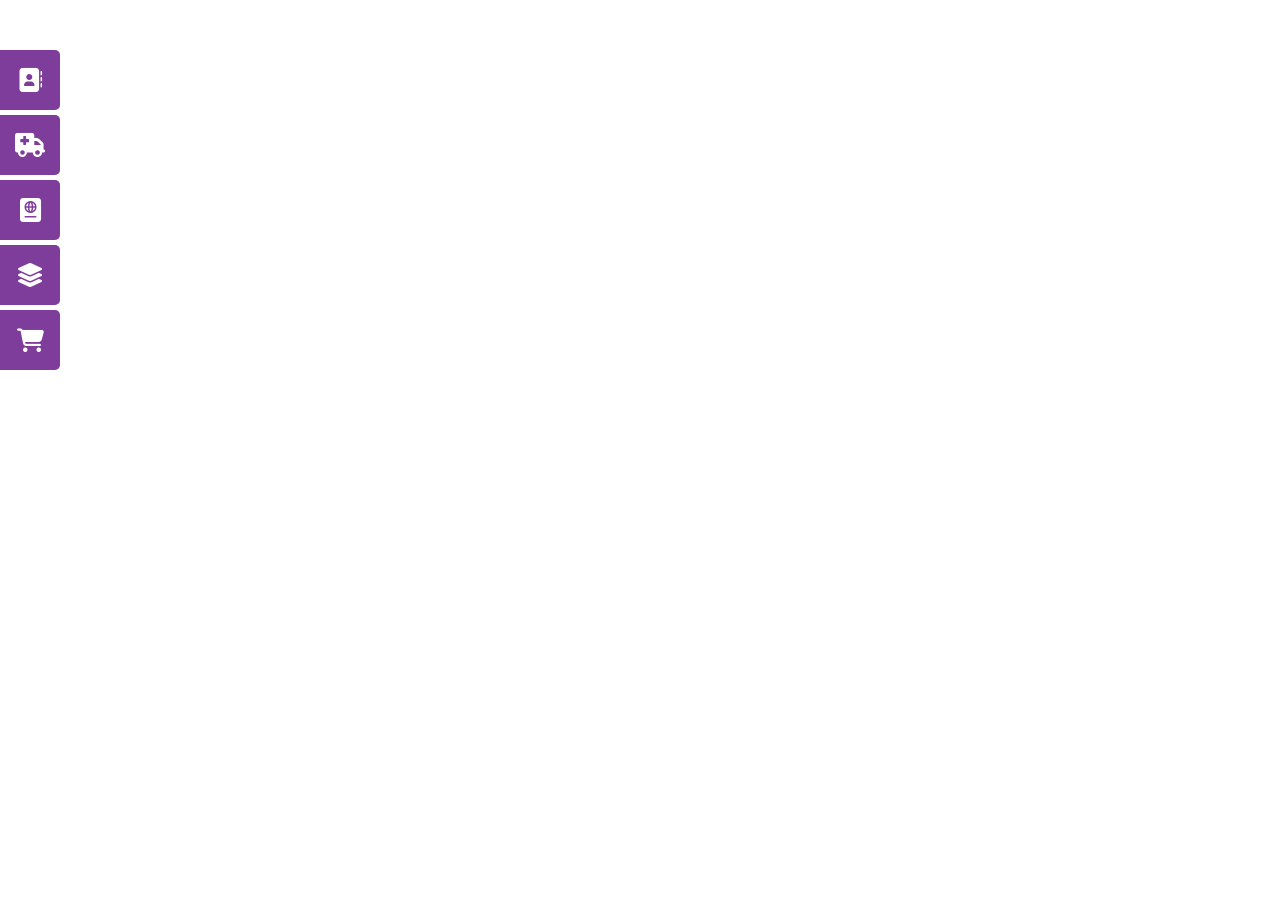
<file: Case 01/index.html>
<!DOCTYPE html>
<html lang="en">
<head>
    <meta charset="UTF-8">
    <meta name="viewport" content="width=device-width, initial-scale=1.0">
    <title>Navigation Case 1</title>
    <link rel="stylesheet" href="https://cdnjs.cloudflare.com/ajax/libs/font-awesome/6.5.1/css/all.min.css">
    <link rel="stylesheet" href="style.css">
</head>
<body>

    <nav class="side-menu">
        <ul>
            <li class="menu-item purple">
                <span class="text">Menu One</span>
                <i class="fa-solid fa-address-book"></i>
            </li>
            <li class="menu-item blue">
                <span class="text">Menu Two</span>
                <i class="fa-solid fa-truck-medical"></i>
            </li>
            <li class="menu-item red">
                <span class="text">Menu Three</span>
                <i class="fa-solid fa-passport"></i>
            </li>
            <li class="menu-item green">
                <span class="text">Menu Four</span>
                <i class="fa-solid fa-layer-group"></i>
            </li>
            <li class="menu-item orange">
                <span class="text">Menu Five</span>
                <i class="fa-solid fa-cart-shopping"></i>
            </li>
        </ul>
    </nav>

</body>
</html>
</file>
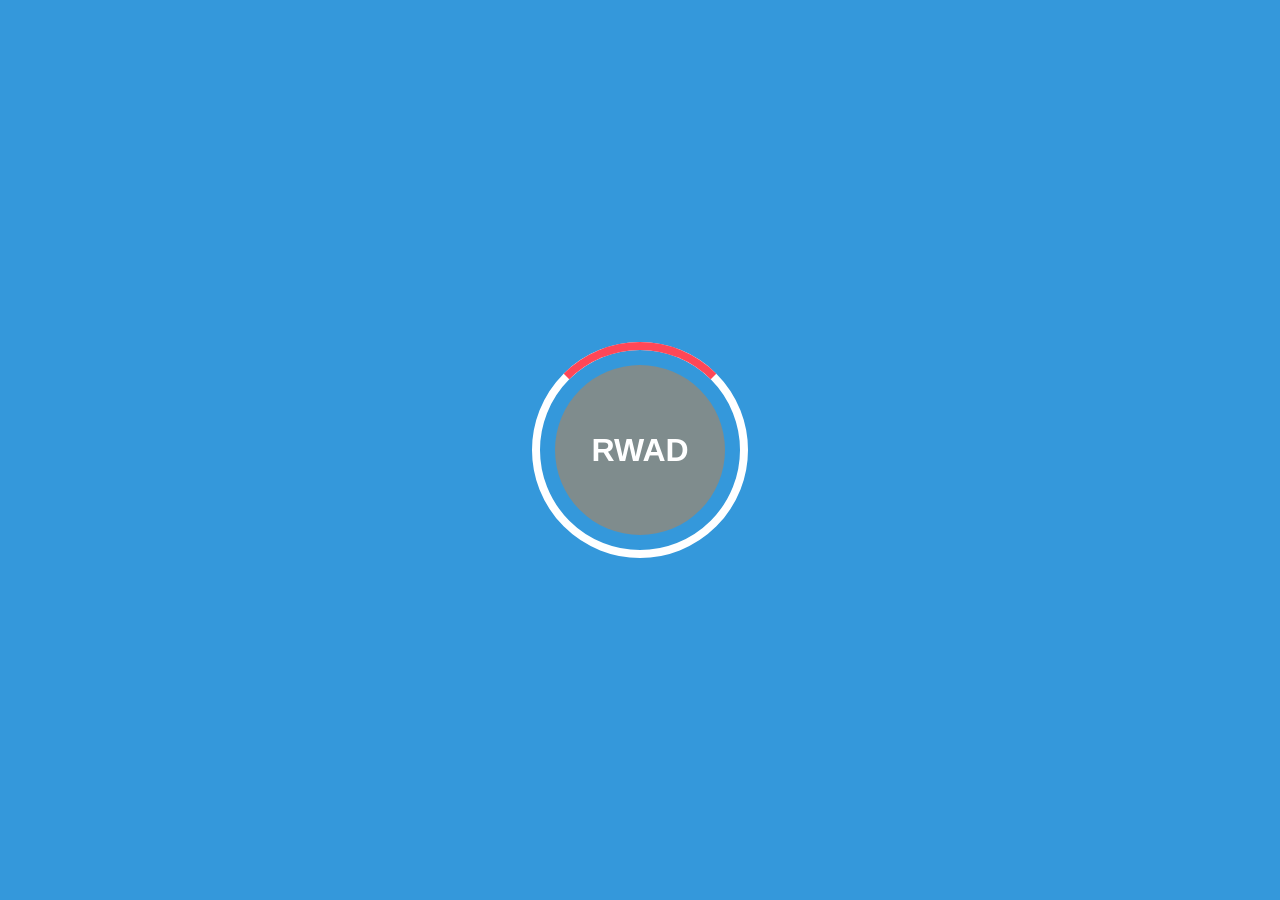
<file: Case 02/index.html>
<!DOCTYPE html>
<html lang="en">
<head>
    <meta charset="UTF-8">
    <meta name="viewport" content="width=device-width, initial-scale=1.0">
    <title>Circle Border Transition - Case 2</title>
    <link rel="stylesheet" href="style.css">
</head>
<body>

    <div class="main-container">
        <div class="white-circle">
            <div class="red-loader"></div>
            <div class="inner-content">
                <span>RWAD</span>
            </div>
        </div>
    </div>

</body>
</html>
</file>
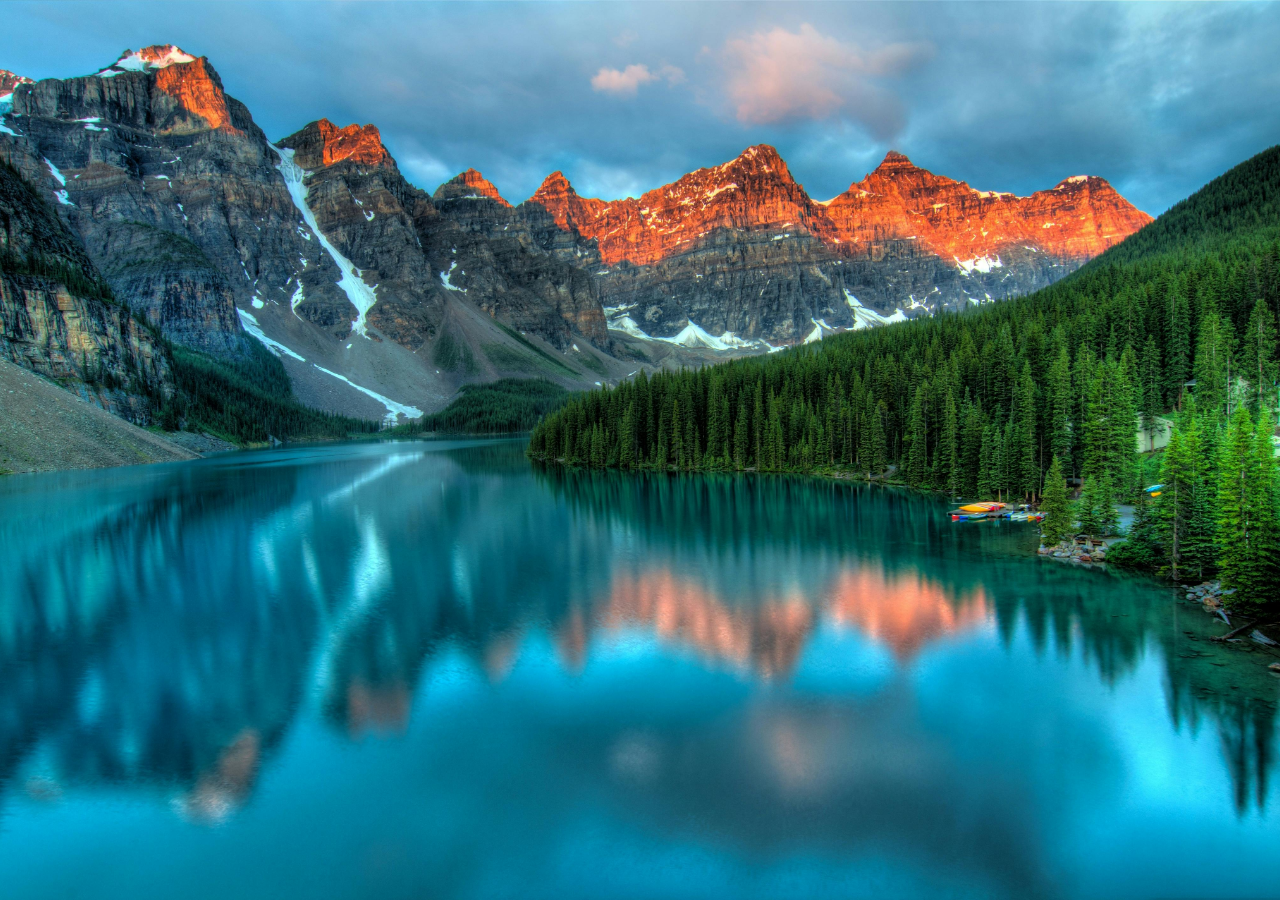
<file: Case 05/index.html>
<!DOCTYPE html>
<html lang="en">

<head>
    <meta charset="UTF-8">
    <meta name="viewport" content="width=device-width, initial-scale=1.0">
    <title>CSS Image Slider - Case 5</title>
    <link rel="stylesheet" href="style.css">
</head>

<body>

    <div class="slider-viewport">
        <div class="image-track">
            <img src="assets/image 1.jpg" alt="Fish">
            <img src="assets/image 2.jpg" alt="Mountains">
            <img src="assets/bird.jpg" alt="Bird">
            <img src="assets/image 3.jpg" alt="Landscape">
        </div>
    </div>

</body>

</html>
</file>
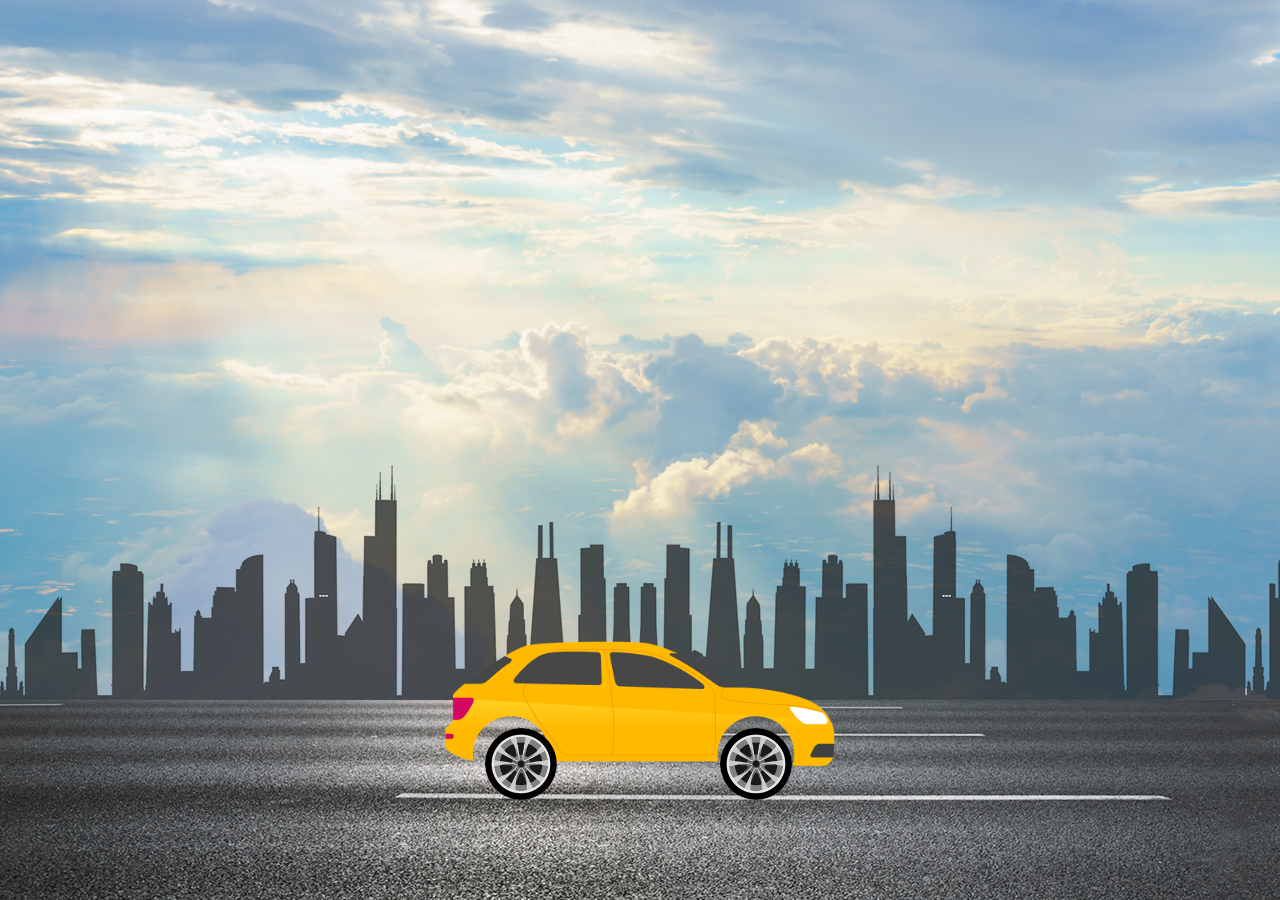
<file: Case 06/index.html>
<!DOCTYPE html>
<html lang="en">
<head>
    <meta charset="UTF-8">
    <meta name="viewport" content="width=device-width, initial-scale=1.0">
    <title>Car Animation - Case 6</title>
    <link rel="stylesheet" href="style.css">
</head>
<body>

    <div class="hero">
        <div class="highway"></div>
        
        <div class="city"></div>

        <div class="car">
            <img src="assets/car.png" alt="car">
            <div class="wheels">
                <img src="assets/wheel.png" class="back-wheel">
                <img src="assets/wheel.png" class="front-wheel">
            </div>
        </div>
    </div>

</body>
</html>
</file>
<file: Case 01/style.css>
body {
    margin: 0;
    padding: 0;
    font-family: Arial, sans-serif;
}

.side-menu {
    position: fixed;
    left: 0;
    top: 50px;
}

.side-menu ul {
    list-style: none;
    padding: 0;
    margin: 0;
}

.menu-item {
    background-color: #8e44ad;
    width: 60px; 
    height: 60px;
    margin-bottom: 5px;
    display: flex;
    align-items: center;
    justify-content: flex-end; 
    color: white;
    cursor: pointer;
    overflow: hidden;
    position: relative;
    transition: width 0.5s ease-in-out;
    border-radius: 0 5px 5px 0;
}


.menu-item:hover {
    width: 200px;
}


.menu-item i {
    min-width: 60px;
    height: 60px;
    display: flex;
    justify-content: center;
    align-items: center;
    font-size: 24px;
    position: relative;
    z-index: 2; 
    background-color: rgba(0,0,0,0.1);
}


.menu-item .text {
    position: absolute;
    right: 60px; 
    font-size: 18px;
    white-space: nowrap;
    opacity: 0;
    z-index: 1; 
    transition: all 0.4s ease;
    transform: translateX(30px); 
}


.menu-item:hover .text {
    opacity: 1;
    transform: translateX(-10px); 
}
</file>
<file: Case 02/style.css>
body {
    margin: 0;
    display: flex;
    justify-content: center;
    align-items: center;
    height: 100vh;
    background-color: #3498db; 
    font-family: Arial, sans-serif;
}


.white-circle {
    width: 200px;
    height: 200px;
    border: 8px solid white; 
    border-radius: 50%;
    position: relative;
    display: flex;
    justify-content: center;
    align-items: center;
}


.red-loader {
    position: absolute;
    width: 200px;
    height: 200px;
    border: 8px solid transparent;
    border-top: 8px solid #ff4757; 
    border-radius: 50%;
    top: -8px; 
    left: -8px;
    z-index: 2; 
    transition: transform 0.5s ease;
}

.white-circle:hover .red-loader {
    animation: rotateCircle 1s linear infinite;
}

.inner-content {
    width: 170px;
    height: 170px;
    background-color: #7f8c8d;
    border-radius: 50%;
    display: flex;
    justify-content: center;
    align-items: center;
    z-index: 1;
}

.inner-content span {
    color: white;
    font-size: 32px;
    font-weight: bold;
}

@keyframes rotateCircle {
    from {
        transform: rotate(0deg);
    }
    to {
        transform: rotate(360deg);
    }
}
</file>
<file: Case 05/style.css>
body {
    margin: 0;
    padding: 0;
    overflow: hidden; 
}


.slider-viewport {
    width: 100vw;  
    height: 100vh; 
    overflow: hidden;
    background-color: #000;
}

.image-track {
    display: flex;
    width: 400vw; 
    animation: fullScreenSlide 20s infinite ease-in-out;
}

.image-track img {
    width: 100vw;  
    height: 100vh; 
    object-fit: cover; 
}

@keyframes fullScreenSlide {
   
    0%, 10% { transform: translateX(0); }              
    15%, 25% { transform: translateX(-100vw); }        
    30%, 40% { transform: translateX(-200vw); }      
    45%, 55% { transform: translateX(-300vw); }        

    
    60%, 70% { transform: translateX(-200vw); }        
    75%, 85% { transform: translateX(-100vw); }        
    90%, 100% { transform: translateX(0); }             
}
</file>
<file: Case 06/style.css>
* {
    margin: 0;
    padding: 0;
}

.hero {
    height: 100vh;
    width: 100%;
    background-image: url(assets/sky.jpg); 
    background-size: cover;
    background-position: center;
    position: relative;
    overflow-x: hidden;
}


.highway {
    height: 200px;
    width: 500%; 
    display: block;
    background-image: url(assets/road.jpg);
    position: absolute;
    bottom: 0;
    left: 0;
    right: 0;
    z-index: 1;
    background-repeat: repeat-x;
    animation: roadMove 5s linear infinite;
}

@keyframes roadMove {
    100% { transform: translateX(-3400px); }
}

.city {
    height: 250px;
    width: 500%;
    background-image: url(assets/city.png);
    position: absolute;
    bottom: 200px;
    left: 0;
    z-index: 0;
    background-repeat: repeat-x;
    animation: cityMove 20s linear infinite;
}

@keyframes cityMove {
    100% { transform: translateX(-1400px); }
}

.car {
    width: 400px;
    left: 50%;
    bottom: 100px;
    transform: translateX(-50%);
    position: absolute;
    z-index: 2;
}

.car img {
    width: 100%;
    animation: carShake 0.5s linear infinite;
}

@keyframes carShake {
    0% { transform: translateY(-1px); }
    50% { transform: translateY(1px); }
    100% { transform: translateY(-1px); }
}

.wheels {
    left: 50%;
    bottom: 15px;
    transform: translateX(-50%);
    position: absolute;
    z-index: 2;
    width: 100%;
    display: flex;
    justify-content: space-around;
}

.wheels img {
    width: 72px;
    height: 72px;
    animation: wheelRotate 1s linear infinite;
}

@keyframes wheelRotate {
    100% { transform: rotate(360deg); }
}


.back-wheel {
    position: absolute;
    left: 45px;
    bottom: -15px;
}

.front-wheel {
    position: absolute;
    right: 48px;
    bottom: -15px;
}
</file>
